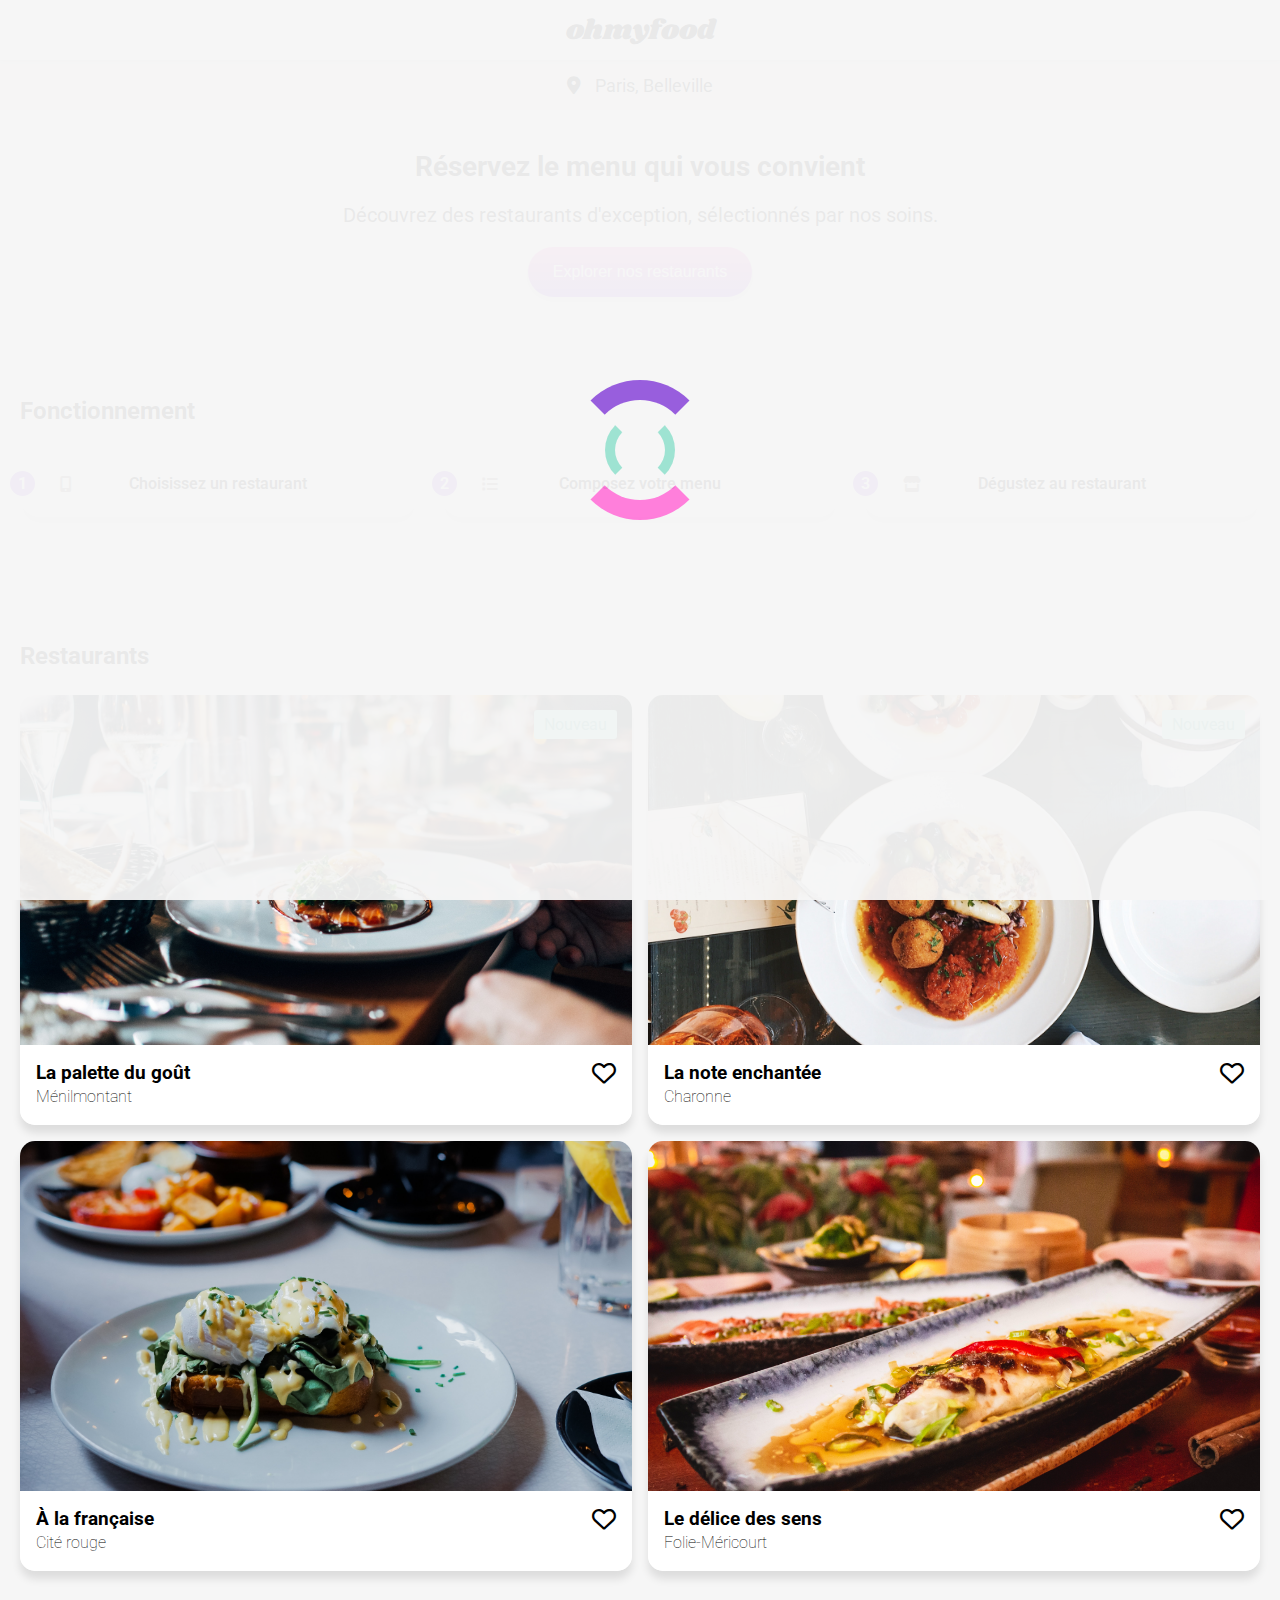
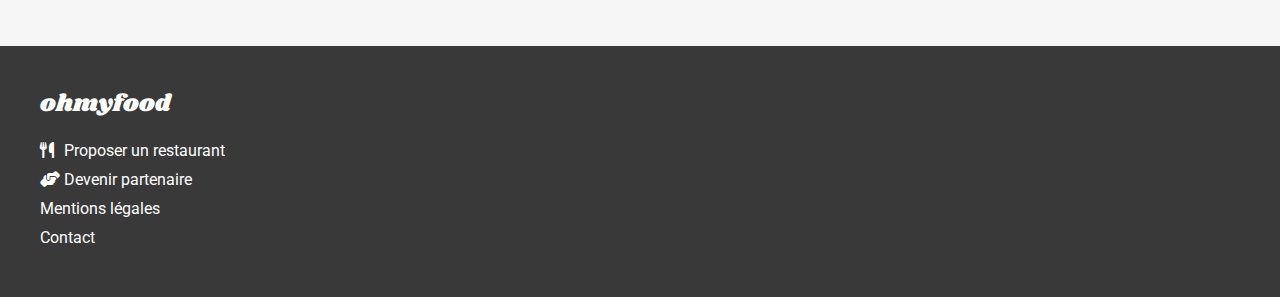
<file: index.html>
<!DOCTYPE html>
<html lang="fr">

<head>
    <meta charset="UTF-8">
    <meta http-equiv="X-UA-Compatible" content="IE=edge">
    <meta name="viewport" content="width=device-width, initial-scale=1.0">
    <meta name="description" content="Ohmyfood!, réservez le menu qui vous convient.">

    <!-- Fonts & icons -->
    <link rel="preconnect" href="https://fonts.googleapis.com">
    <link rel="preconnect" href="https://fonts.gstatic.com" crossorigin>
    <link
        href="https://fonts.googleapis.com/css2?family=Roboto:wght@100;200;300;400;500;700&family=Shrikhand&display=swap"
        rel="stylesheet">
    <link rel="stylesheet" href="https://cdnjs.cloudflare.com/ajax/libs/font-awesome/6.1.2/css/all.min.css">

    <!-- Custom styles -->
    <link rel="stylesheet" href="./css/main.css">

    <title>Ohmyfood!</title>
</head>

<body>
    <!-- LOADER SPINNER -->
    <div class="loader"></div>

    <!-- HEADER -->
    <header class="header">
        <h1>ohmyfood</h1>
    </header>

    <!-- MAIN -->
    <main>

        <!-- HOME -->
        <section class="home__location">
            <div class="container">
                <p><i class="fa-solid fa-location-dot"></i> Paris, Belleville</p>
            </div>
        </section>

        <section class="home__hero">
            <div class="container">
                <h2>Réservez le menu qui vous convient</h2>
                <h3>Découvrez des restaurants d'exception, sélectionnés par nos soins.</h3>
                <button class="main-btn">Explorer nos restaurants</button>
            </div>
        </section>

        <!-- HOME MENU -->
        <section class="menu">
            <div class="container">
                <h2>Fonctionnement</h2>
                <ol class="menu__list">
                    <li class="menu__btn">
                        <span>1</span>
                        <i class="fa-solid fa-mobile-screen-button"></i>
                        Choisissez un restaurant
                    </li>
                    <li class="menu__btn">
                        <span>2</span>
                        <i class="fa-solid fa-list"></i>
                        Composez votre menu
                    </li>
                    <li class="menu__btn">
                        <span>3</span>
                        <i class="fa-solid fa-store"></i>
                        Dégustez au restaurant
                    </li>
                </ol>
            </div>
        </section><!-- /menu -->

        <!-- Resturants list cards -->
        <section class="cards">
            <div class="container">
                <h2 class="cards__heading">Restaurants</h2>

                <section class="cards__list">

                    <a class="card" href="./menu-la-palette-du-gout.html" title="Ouvrir le menu">
                            <div class="card__header">
                                <img 
                                    src="./images/restaurants/jay-wennington-N_Y88TWmGwA-unsplash.jpg"
                                    alt="La palette du goût">
                                <p class="card__new">Nouveau</p>
                            </div>
                            <div class="card__body">
                                <div class="card__heading">
                                    <h3>La palette du goût</h3>
                                    <p>Ménilmontant</p>
                                </div>
                                <div class="card__heart">
                                    <i class="fa-regular fa-heart"></i>
                                    <i class="fa-solid fa-heart"></i>
                                </div>
                            </div>
                    </a>

                    <a class="card" href="./menu-la-note-enchantee.html" title="Ouvrir le menu">
                            <div class="card__header">
                                <img src="./images/restaurants/stil-u2Lp8tXIcjw-unsplash.jpg"
                                    alt="La note enchantée">
                                <p class="card__new">Nouveau</p>
                            </div>
                            <div class="card__body">
                                <div class="card__heading">
                                    <h3>La note enchantée</h3>
                                    <p>Charonne</p>
                                </div>
                                <div class="card__heart">
                                    <i class="fa-regular fa-heart"></i>
                                    <i class="fa-solid fa-heart"></i>
                                </div>
                            </div>
                    </a>

                    <a class="card" href="./menu-a-la-francaise.html" title="Ouvrir le menu">
                            <div class="card__header">
                                <img src="./images/restaurants/toa-heftiba-DQKerTsQwi0-unsplash.jpg"
                                    alt="À la française">
                            </div>
                            <div class="card__body">
                                <div class="card__heading">
                                    <h3>À la française</h3>
                                    <p>Cité rouge</p>
                                </div>
                                <div class="card__heart">
                                    <i class="fa-regular fa-heart"></i>
                                    <i class="fa-solid fa-heart"></i>
                                </div>
                            </div>
                    </a>

                    <a class="card" href="./menu-le-delice-des-sens.html" title="Ouvrir le menu">
                            <div class="card__header">
                                <img 
                                    src="./images/restaurants/louis-hansel-shotsoflouis-qNBGVyOCY8Q-unsplash.jpg"
                                    alt="Le délice des sens">
                            </div>
                            <div class="card__body">
                                <div class="card__heading">
                                    <h3>Le délice des sens</h3>
                                    <p>Folie-Méricourt</p>
                                </div>
                                <div class="card__heart">
                                    <i class="fa-regular fa-heart"></i>
                                    <i class="fa-solid fa-heart"></i>
                                </div>
                            </div>
                    </a>
                </section>
            </div><!-- container -->
        </section><!-- cards -->
    </main>

    <!-- FOOTER -->
    <footer class="footer">
        <div class="container">
            <h2 class="footer__heading">ohmyfood</h2>
            <ul class="nav">
                <li><a class="nav__link" href="#" title="Proposer un restaurant"><i class="fa-solid fa-utensils"></i>
                        Proposer un restaurant</a></li>
                <li><a class="nav__link" href="#" title="Devenir partenaire"><i class="fa-solid fa-handshake-angle"></i>
                        Devenir partenaire</a></li>
                <li><a class="nav__link" href="#" title="Mentions légales">Mentions légales</a></li>
                <li><a class="nav__link" href="mailto:contact@ohmyfood.com" title="Contact">Contact</a></li>
            </ul>
        </div><!-- container -->
    </footer>
</body>

</html>
</file>
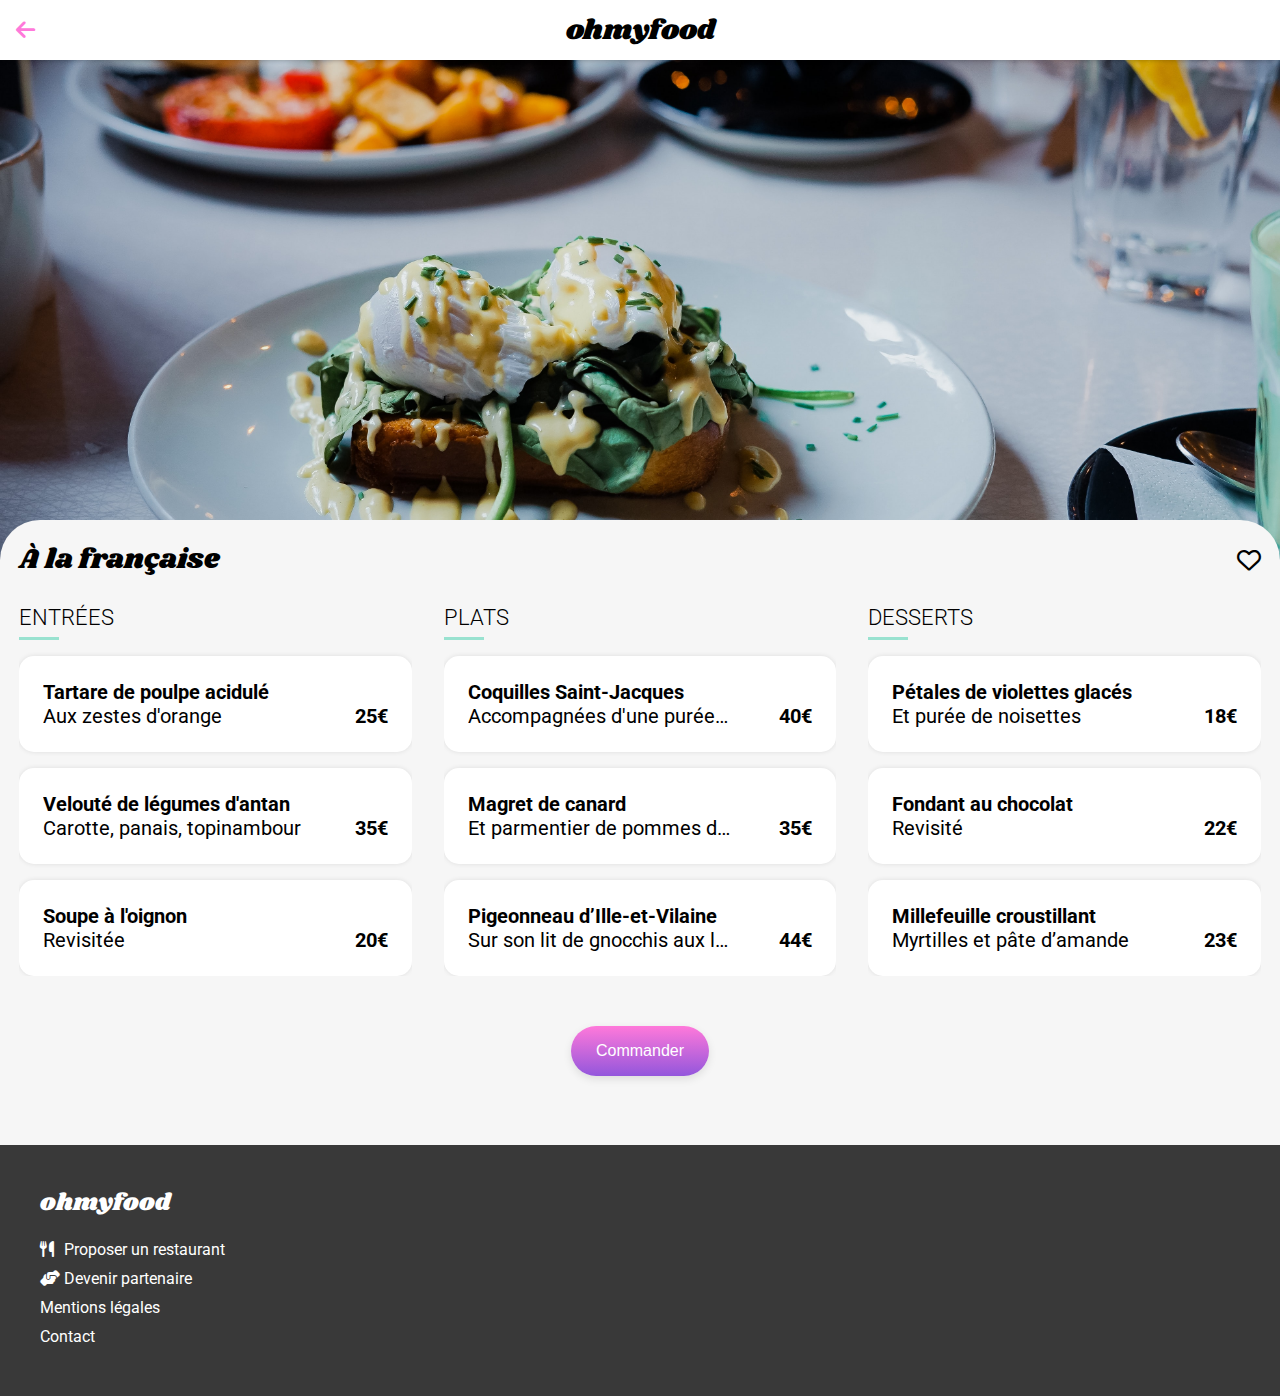
<file: menu-a-la-francaise.html>
<!DOCTYPE html>
<html lang="fr">

<head>
    <meta charset="UTF-8">
    <meta http-equiv="X-UA-Compatible" content="IE=edge">
    <meta name="viewport" content="width=device-width, initial-scale=1.0">
    <meta name="description" content="Ohmyfood!, réserver le menu qui vous convient.">

    <!-- Fonts & icons -->
    <link rel="preconnect" href="https://fonts.googleapis.com">
    <link rel="preconnect" href="https://fonts.gstatic.com" crossorigin>
    <link href="https://fonts.googleapis.com/css2?family=Roboto:wght@100;200;400;500;700&family=Shrikhand&display=swap"
        rel="stylesheet">
    <link rel="stylesheet" href="https://cdnjs.cloudflare.com/ajax/libs/font-awesome/6.1.2/css/all.min.css">

    <!-- Custom styles -->
    <link rel="stylesheet" href="./css/main.css">

    <title>Ohmyfood! - À la française</title>
</head>

<body>
    <!-- HEADER -->
    <header class="header header--relative">
        <a href="./index.html"><i class="fa-solid fa-arrow-left"></i></a>
        <h1>ohmyfood</h1>
    </header>

    <!-- MAIN -->
    <main class="restaurant">

        <!-- RESTAURANT IMG HERO -->
        <img class="restaurant__img" src="./images/restaurants/toa-heftiba-DQKerTsQwi0-unsplash.jpg"
            alt="À la française">

        <!-- RESTAURANT BODY -->
        <div class="container restaurant__body">

            <div class="restaurant__header">
                <h2>À la française</h2>
                <div class="card__heart">
                    <i class="fa-regular fa-heart"></i>
                    <i class="fa-solid fa-heart"></i>
                </div>
            </div>


            <!-- ALL ITEMS -->
            <div class="items">

                <section class="items__list">
                    <h3>Entrées</h3>

                    <article class="item item--1">
                        <div class="item__header">
                            <h4>Tartare de poulpe acidulé</h4>
                            <p>Aux zestes d'orange</p>
                        </div>
                        <div class="item__price">25€</div>
                        <div class="item__select"><i class="fa-sharp fa-solid fa-circle-check"></i></div>
                    </article>

                    <article class="item item--2">
                        <div class="item__header">
                            <h4>Velouté de légumes d'antan</h4>
                            <p>Carotte, panais, topinambour</p>
                        </div>
                        <div class="item__price">35€</div>
                        <div class="item__select"><i class="fa-sharp fa-solid fa-circle-check"></i></div>
                    </article>

                    <article class="item item--3">
                        <div class="item__header">
                            <h4>Soupe à l'oignon</h4>
                            <p>Revisitée</p>
                        </div>
                        <div class="item__price">20€</div>
                        <div class="item__select"><i class="fa-sharp fa-solid fa-circle-check"></i></div>
                    </article>

                </section>

                <section class="items__list">
                    <h3>Plats</h3>

                    <article class="item item--4">
                        <div class="item__header">
                            <h4>Coquilles Saint-Jacques</h4>
                            <p>Accompagnées d'une purée de panaiss</p>
                        </div>
                        <div class="item__price">40€</div>
                        <div class="item__select"><i class="fa-sharp fa-solid fa-circle-check"></i></div>
                    </article>

                    <article class="item item--5">
                        <div class="item__header">
                            <h4>Magret de canard</h4>
                            <p>Et parmentier de pommes de terre</p>
                        </div>
                        <div class="item__price">35€</div>
                        <div class="item__select"><i class="fa-sharp fa-solid fa-circle-check"></i></div>
                    </article>

                    <article class="item item--6">
                        <div class="item__header">
                            <h4>Pigeonneau d’Ille-et-Vilaine</h4>
                            <p>Sur son lit de gnocchis aux légumes</p>
                        </div>
                        <div class="item__price">44€</div>
                        <div class="item__select"><i class="fa-sharp fa-solid fa-circle-check"></i></div>
                    </article>

                </section>

                <section class="items__list">
                    <h3>Desserts</h3>

                    <article class="item item--7">
                        <div class="item__header">
                            <h4>Pétales de violettes glacés</h4>
                            <p>Et purée de noisettes</p>
                        </div>
                        <div class="item__price">18€</div>
                        <div class="item__select"><i class="fa-sharp fa-solid fa-circle-check"></i></div>
                    </article>

                    <article class="item item--8">
                        <div class="item__header">
                            <h4>Fondant au chocolat</h4>
                            <p>Revisité</p>
                        </div>
                        <div class="item__price">22€</div>
                        <div class="item__select"><i class="fa-sharp fa-solid fa-circle-check"></i></div>
                    </article>

                    <article class="item item--9">
                        <div class="item__header">
                            <h4>Millefeuille croustillant</h4>
                            <p>Myrtilles et pâte d’amande</p>
                        </div>
                        <div class="item__price">23€</div>
                        <div class="item__select"><i class="fa-sharp fa-solid fa-circle-check"></i></div>
                    </article>

                </section>

            </div>

            <button class="restaurant__btn">Commander</button>

        </div><!-- container -->
    </main>

    <!-- FOOTER -->
    <footer class="footer">
        <div class="container">
            <h2 class="footer__heading">ohmyfood</h2>
            <ul class="nav">
                <li><a class="nav__link" href="#" title="Proposer un restaurant"><i class="fa-solid fa-utensils"></i>
                        Proposer un restaurant</a></li>
                <li><a class="nav__link" href="#" title="Devenir partenaire"><i class="fa-solid fa-handshake-angle"></i>
                        Devenir partenaire</a></li>
                <li><a class="nav__link" href="#" title="Mentions légales">Mentions légales</a></li>
                <li><a class="nav__link" href="mailto:contact@ohmyfood.com" title="Contact">Contact</a></li>
            </ul>
        </div><!-- container -->
    </footer>

</body>

</html>
</file>
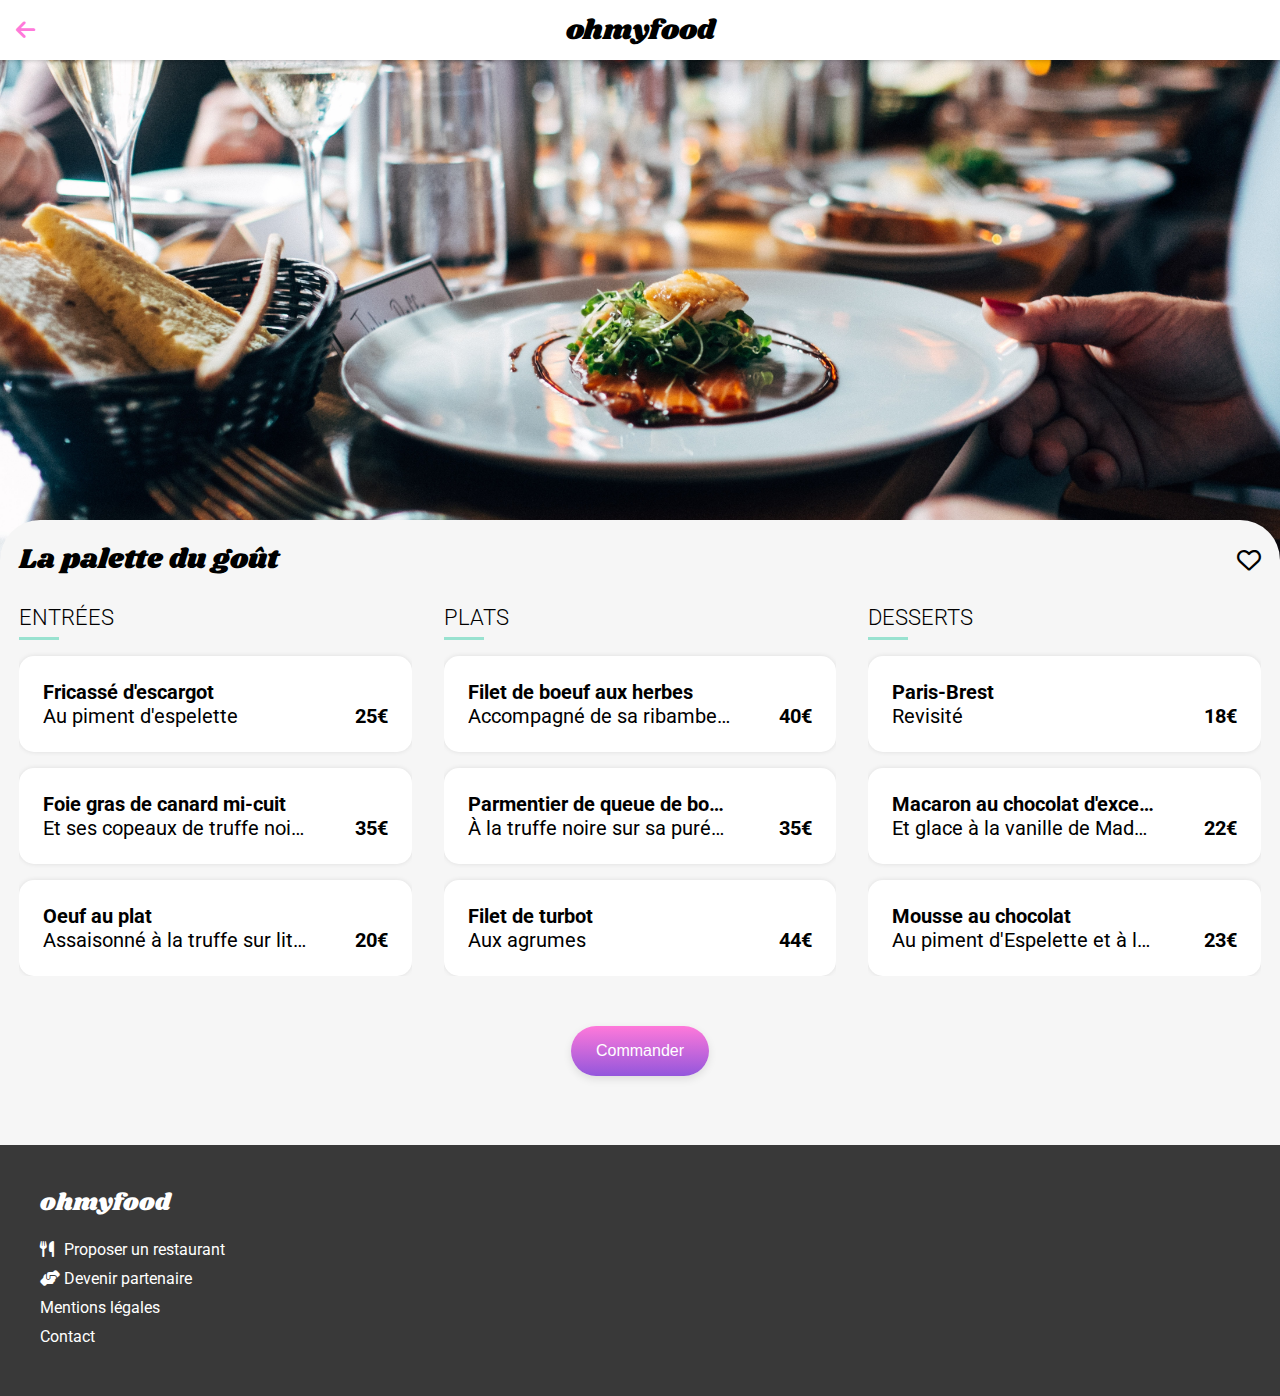
<file: menu-a.html>
<!DOCTYPE html>
<html lang="fr">

<head>
    <meta charset="UTF-8">
    <meta http-equiv="X-UA-Compatible" content="IE=edge">
    <meta name="viewport" content="width=device-width, initial-scale=1.0">
    <meta name="description" content="Ohmyfood!, réserver le menu qui vous convient.">

    <!-- Fonts & icons -->
    <link rel="preconnect" href="https://fonts.googleapis.com">
    <link rel="preconnect" href="https://fonts.gstatic.com" crossorigin>
    <link href="https://fonts.googleapis.com/css2?family=Roboto:wght@100;200;400;500;700&family=Shrikhand&display=swap"
        rel="stylesheet">
    <link rel="stylesheet" href="https://cdnjs.cloudflare.com/ajax/libs/font-awesome/6.1.2/css/all.min.css">

    <!-- Custom styles -->
    <link rel="stylesheet" href="./css/main.css">

    <title>Ohmyfood! - La palette du goût</title>
</head>

<body>
    <!-- HEADER -->
    <header class="header header--relative">
        <a href="./index.html"><i class="fa-solid fa-arrow-left"></i></a>
        <h1>ohmyfood</h1>
    </header>


    <!-- MAIN -->
    <main class="restaurant">

        <!-- RESTAURANT IMG HERO -->
        <img class="restaurant__img" src="./images/restaurants/jay-wennington-N_Y88TWmGwA-unsplash.jpg"
            alt="La palette du goût">

        <!-- RESTAURANT BODY -->
        <div class="container restaurant__body">

            <div class="restaurant__header">
                <h2>La palette du goût</h2>
                <div class="card__heart">
                    <i class="fa-regular fa-heart"></i>
                    <i class="fa-solid fa-heart"></i>
                </div>
            </div>


            <!-- ALL ITEMS -->
            <div class="items">

                <section class="items__list">
                    <h3>Entrées</h3>

                    <article class="item item--1">
                        <div class="item__header">
                            <h4>Fricassé d'escargot</h4>
                            <p>Au piment d'espelette</p>
                        </div>
                        <div class="item__price">25€</div>
                        <div class="item__select"><i class="fa-sharp fa-solid fa-circle-check"></i></div>
                    </article>

                    <article class="item item--2">
                        <div class="item__header">
                            <h4>Foie gras de canard mi-cuit</h4>
                            <p>Et ses copeaux de truffe noire</p>
                        </div>
                        <div class="item__price">35€</div>
                        <div class="item__select"><i class="fa-sharp fa-solid fa-circle-check"></i></div>
                    </article>

                    <article class="item item--3">
                        <div class="item__header">
                            <h4>Oeuf au plat</h4>
                            <p>Assaisonné à la truffe sur lit de caviar</p>
                        </div>
                        <div class="item__price">20€</div>
                        <div class="item__select"><i class="fa-sharp fa-solid fa-circle-check"></i></div>
                    </article>

                </section>

                <section class="items__list">
                    <h3>Plats</h3>

                    <article class="item item--4">
                        <div class="item__header">
                            <h4>Filet de boeuf aux herbes</h4>
                            <p>Accompagné de sa ribambelle de légumes</p>
                        </div>
                        <div class="item__price">40€</div>
                        <div class="item__select"><i class="fa-sharp fa-solid fa-circle-check"></i></div>
                    </article>

                    <article class="item item--5">
                        <div class="item__header">
                            <h4>Parmentier de queue de boeuf</h4>
                            <p>À la truffe noire sur sa purée de panais</p>
                        </div>
                        <div class="item__price">35€</div>
                        <div class="item__select"><i class="fa-sharp fa-solid fa-circle-check"></i></div>
                    </article>

                    <article class="item item--6">
                        <div class="item__header">
                            <h4>Filet de turbot</h4>
                            <p>Aux agrumes</p>
                        </div>
                        <div class="item__price">44€</div>
                        <div class="item__select"><i class="fa-sharp fa-solid fa-circle-check"></i></div>
                    </article>

                </section>

                <section class="items__list">
                    <h3>Desserts</h3>

                    <article class="item item--7">
                        <div class="item__header">
                            <h4>Paris-Brest</h4>
                            <p>Revisité</p>
                        </div>
                        <div class="item__price">18€</div>
                        <div class="item__select"><i class="fa-sharp fa-solid fa-circle-check"></i></div>
                    </article>

                    <article class="item item--8">
                        <div class="item__header">
                            <h4>Macaron au chocolat d'exception </h4>
                            <p>Et glace à la vanille de Madagascar</p>
                        </div>
                        <div class="item__price">22€</div>
                        <div class="item__select"><i class="fa-sharp fa-solid fa-circle-check"></i></div>
                    </article>

                    <article class="item item--9">
                        <div class="item__header">
                            <h4>Mousse au chocolat</h4>
                            <p>Au piment d'Espelette et à la truffe noire</p>
                        </div>
                        <div class="item__price">23€</div>
                        <div class="item__select"><i class="fa-sharp fa-solid fa-circle-check"></i></div>
                    </article>

                </section>

            </div>

            <button class="restaurant__btn">Commander</button>

        </div>
    </main>

    <!-- FOOTER -->
    <footer class="footer">
        <div class="container">
            <h2 class="footer__heading">ohmyfood</h2>
            <ul class="nav">
                <li><a class="nav__link" href="#" title="Proposer un restaurant"><i class="fa-solid fa-utensils"></i>
                        Proposer un restaurant</a></li>
                <li><a class="nav__link" href="#" title="Devenir partenaire"><i class="fa-solid fa-handshake-angle"></i>
                        Devenir partenaire</a></li>
                <li><a class="nav__link" href="#" title="Mentions légales">Mentions légales</a></li>
                <li><a class="nav__link" href="mailto:contact@ohmyfood.com" title="Contact">Contact</a></li>
            </ul>
        </div><!-- container -->
    </footer>

</body>

</html>
</file>
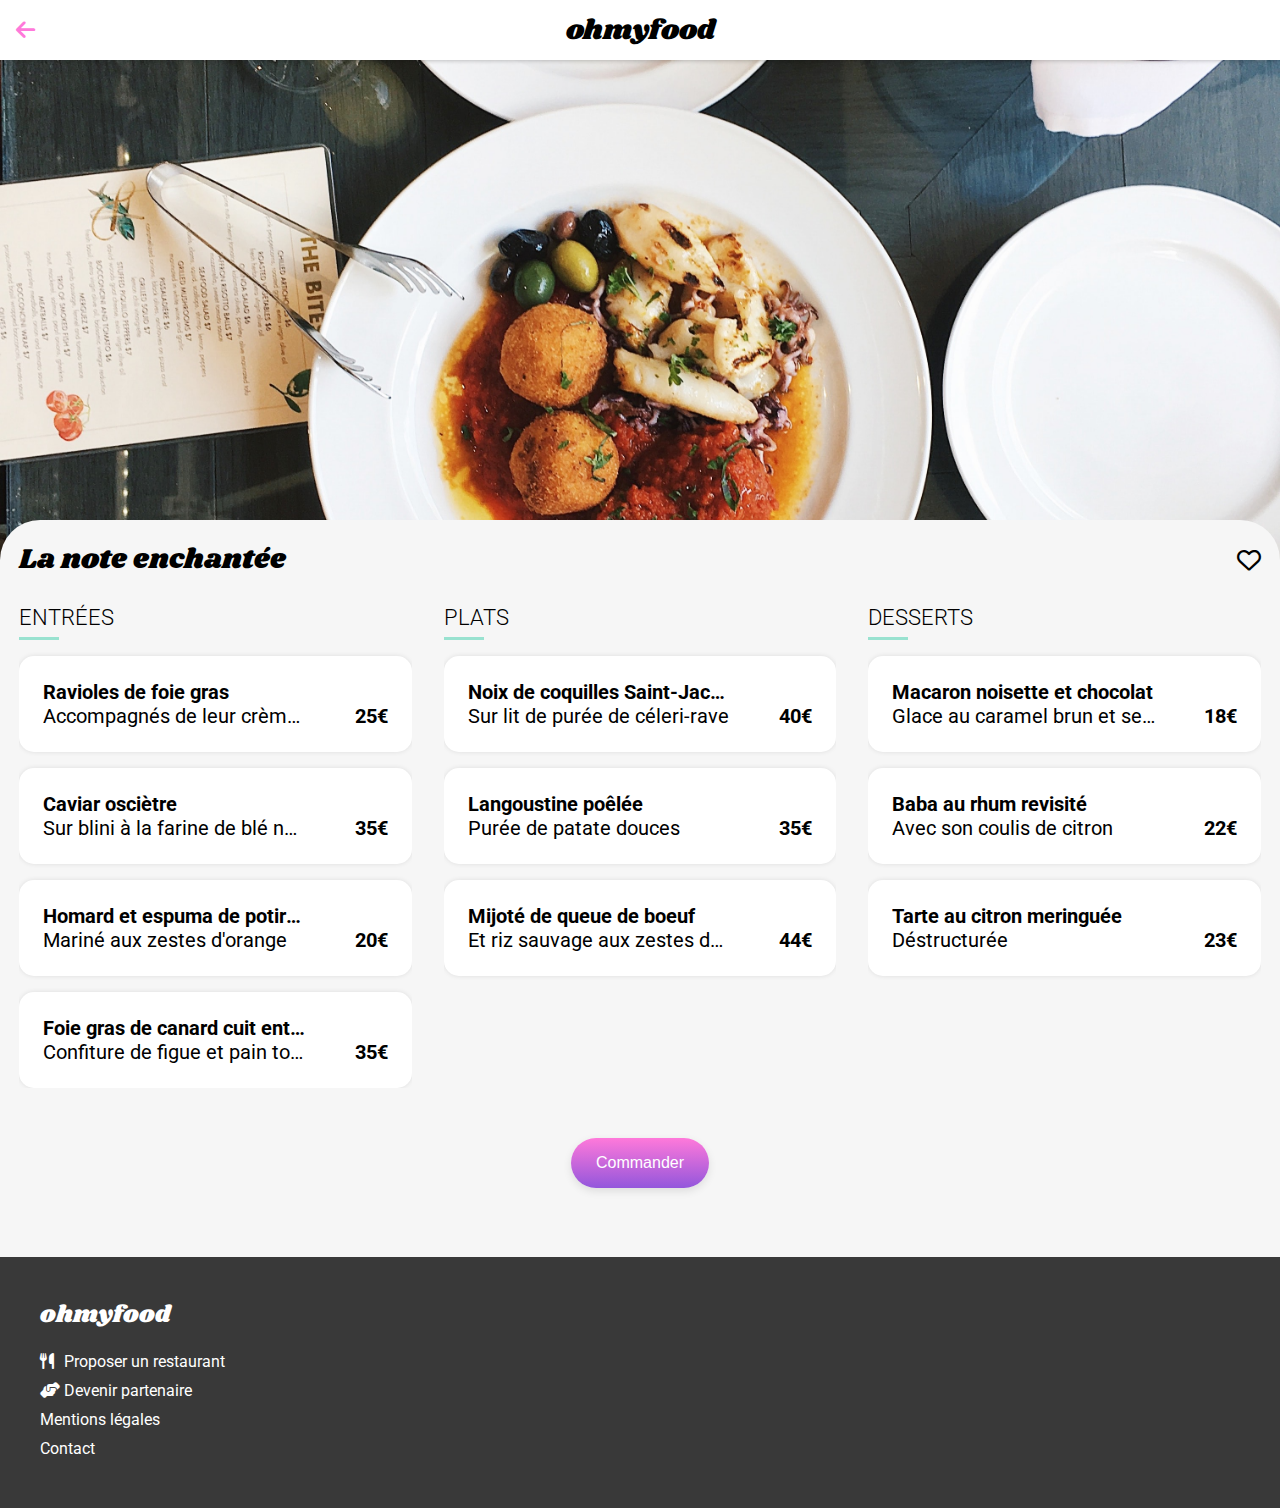
<file: menu-la-note-enchantee.html>
<!DOCTYPE html>
<html lang="fr">

<head>
    <meta charset="UTF-8">
    <meta http-equiv="X-UA-Compatible" content="IE=edge">
    <meta name="viewport" content="width=device-width, initial-scale=1.0">
    <meta name="description" content="Ohmyfood!, réserver le menu qui vous convient.">

    <!-- Fonts & icons -->
    <link rel="preconnect" href="https://fonts.googleapis.com">
    <link rel="preconnect" href="https://fonts.gstatic.com" crossorigin>
    <link href="https://fonts.googleapis.com/css2?family=Roboto:wght@100;200;400;500;700&family=Shrikhand&display=swap"
        rel="stylesheet">
    <link rel="stylesheet" href="https://cdnjs.cloudflare.com/ajax/libs/font-awesome/6.1.2/css/all.min.css">

    <!-- Custom styles -->
    <link rel="stylesheet" href="./css/main.css">

    <title>Ohmyfood! - La note enchantée</title>
</head>

<body>
    <!-- HEADER -->
    <header class="header header--relative">
        <a href="./index.html"><i class="fa-solid fa-arrow-left"></i></a>
        <h1>ohmyfood</h1>
    </header>

    <!-- MAIN -->
    <main class="restaurant">

        <!-- RESTAURANT IMG HERO -->
        <img class="restaurant__img" src="./images/restaurants/stil-u2Lp8tXIcjw-unsplash.jpg"
            alt="La note enchantée">

        <!-- RESTAURANT BODY -->
        <div class="container restaurant__body">

            <div class="restaurant__header">
                <h2>La note enchantée</h2>
                <div class="card__heart">
                    <i class="fa-regular fa-heart"></i>
                    <i class="fa-solid fa-heart"></i>
                </div>
            </div>


            <!-- ALL ITEMS -->
            <div class="items">

                <section class="items__list">
                    <h3>Entrées</h3>

                    <article class="item item--1">
                        <div class="item__header">
                            <h4>Ravioles de foie gras</h4>
                            <p>Accompagnés de leur crème à la truffe</p>
                        </div>
                        <div class="item__price">25€</div>
                        <div class="item__select"><i class="fa-sharp fa-solid fa-circle-check"></i></div>
                    </article>

                    <article class="item item--2">
                        <div class="item__header">
                            <h4>Caviar osciètre</h4>
                            <p>Sur blini à la farine de blé noir</p>
                        </div>
                        <div class="item__price">35€</div>
                        <div class="item__select"><i class="fa-sharp fa-solid fa-circle-check"></i></div>
                    </article>

                    <article class="item item--3">
                        <div class="item__header">
                            <h4>Homard et espuma de potiron</h4>
                            <p>Mariné aux zestes d'orange</p>
                        </div>
                        <div class="item__price">20€</div>
                        <div class="item__select"><i class="fa-sharp fa-solid fa-circle-check"></i></div>
                    </article>

                    <article class="item item--4">
                        <div class="item__header">
                            <h4>Foie gras de canard cuit entier</h4>
                            <p>Confiture de figue et pain toasté</p>
                        </div>
                        <div class="item__price">35€</div>
                        <div class="item__select"><i class="fa-sharp fa-solid fa-circle-check"></i></div>
                    </article>

                </section>

                <section class="items__list">
                    <h3>Plats</h3>

                    <article class="item item--5">
                        <div class="item__header">
                            <h4>Noix de coquilles Saint-Jacques</h4>
                            <p>Sur lit de purée de céleri-rave</p>
                        </div>
                        <div class="item__price">40€</div>
                        <div class="item__select"><i class="fa-sharp fa-solid fa-circle-check"></i></div>
                    </article>

                    <article class="item item--6">
                        <div class="item__header">
                            <h4>Langoustine poêlée</h4>
                            <p>Purée de patate douces</p>
                        </div>
                        <div class="item__price">35€</div>
                        <div class="item__select"><i class="fa-sharp fa-solid fa-circle-check"></i></div>
                    </article>

                    <article class="item item--7">
                        <div class="item__header">
                            <h4>Mijoté de queue de boeuf</h4>
                            <p>Et riz sauvage aux zestes de citron</p>
                        </div>
                        <div class="item__price">44€</div>
                        <div class="item__select"><i class="fa-sharp fa-solid fa-circle-check"></i></div>
                    </article>

                </section>

                <section class="items__list">
                    <h3>Desserts</h3>

                    <article class="item item--8">
                        <div class="item__header">
                            <h4>Macaron noisette et chocolat</h4>
                            <p>Glace au caramel brun et sel de Guérande</p>
                        </div>
                        <div class="item__price">18€</div>
                        <div class="item__select"><i class="fa-sharp fa-solid fa-circle-check"></i></div>
                    </article>

                    <article class="item item--9">
                        <div class="item__header">
                            <h4>Baba au rhum revisité</h4>
                            <p>Avec son coulis de citron</p>
                        </div>
                        <div class="item__price">22€</div>
                        <div class="item__select"><i class="fa-sharp fa-solid fa-circle-check"></i></div>
                    </article>

                    <article class="item item--10">
                        <div class="item__header">
                            <h4>Tarte au citron meringuée</h4>
                            <p>Déstructurée</p>
                        </div>
                        <div class="item__price">23€</div>
                        <div class="item__select"><i class="fa-sharp fa-solid fa-circle-check"></i></div>
                    </article>

                </section>

            </div>

            <button class="restaurant__btn">Commander</button>

        </div><!-- container -->
    </main>

    <!-- FOOTER -->
    <footer class="footer">
        <div class="container">
            <h2 class="footer__heading">ohmyfood</h2>
            <ul class="nav">
                <li><a class="nav__link" href="#" title="Proposer un restaurant"><i class="fa-solid fa-utensils"></i>
                        Proposer un restaurant</a></li>
                <li><a class="nav__link" href="#" title="Devenir partenaire"><i class="fa-solid fa-handshake-angle"></i>
                        Devenir partenaire</a></li>
                <li><a class="nav__link" href="#" title="Mentions légales">Mentions légales</a></li>
                <li><a class="nav__link" href="mailto:contact@ohmyfood.com" title="Contact">Contact</a></li>
            </ul>
        </div><!-- container -->
    </footer>

</body>

</html>
</file>
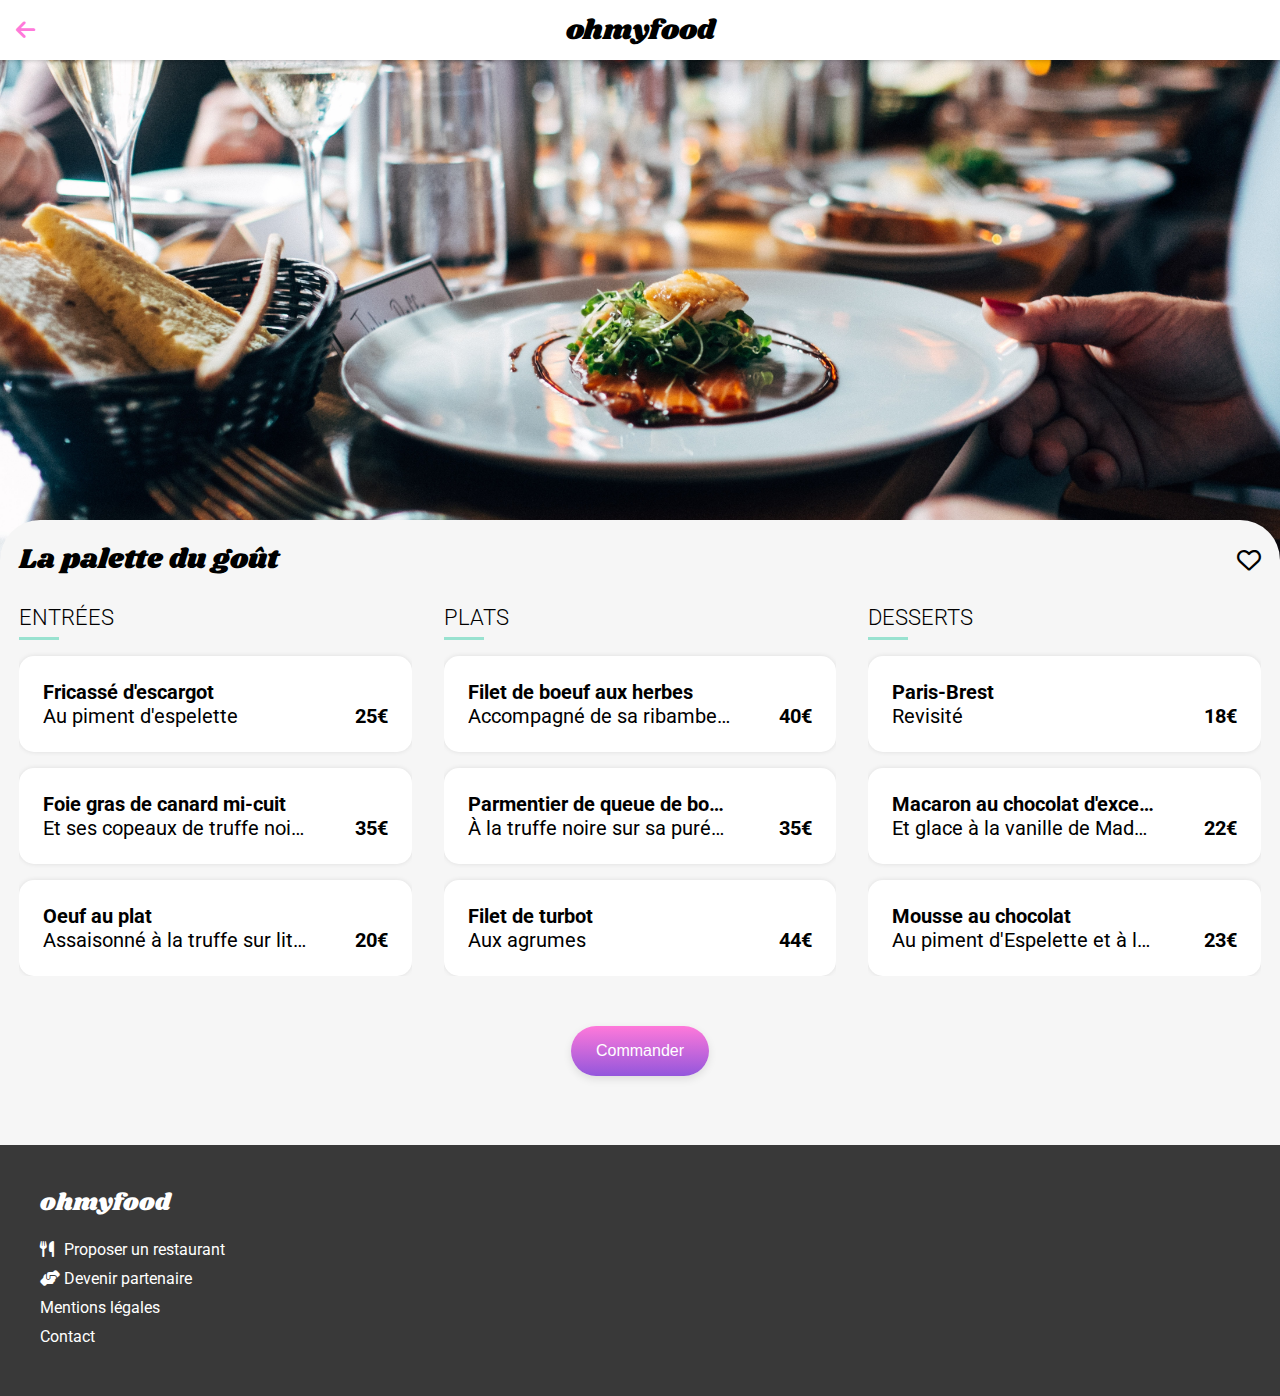
<file: menu-la-palette-du-gout.html>
<!DOCTYPE html>
<html lang="fr">

<head>
    <meta charset="UTF-8">
    <meta http-equiv="X-UA-Compatible" content="IE=edge">
    <meta name="viewport" content="width=device-width, initial-scale=1.0">
    <meta name="description" content="Ohmyfood!, réserver le menu qui vous convient.">

    <!-- Fonts & icons -->
    <link rel="preconnect" href="https://fonts.googleapis.com">
    <link rel="preconnect" href="https://fonts.gstatic.com" crossorigin>
    <link href="https://fonts.googleapis.com/css2?family=Roboto:wght@100;200;400;500;700&family=Shrikhand&display=swap"
        rel="stylesheet">
    <link rel="stylesheet" href="https://cdnjs.cloudflare.com/ajax/libs/font-awesome/6.1.2/css/all.min.css">

    <!-- Custom styles -->
    <link rel="stylesheet" href="./css/main.css">

    <title>Ohmyfood! - La palette du goût</title>
</head>

<body>
    <!-- HEADER -->
    <header class="header header--relative">
        <a href="./index.html"><i class="fa-solid fa-arrow-left"></i></a>
        <h1>ohmyfood</h1>
    </header>

    <!-- MAIN -->
    <main class="restaurant">

        <!-- RESTAURANT IMG HERO -->
        <img class="restaurant__img" src="./images/restaurants/jay-wennington-N_Y88TWmGwA-unsplash.jpg"
            alt="La palette du goût">

        <!-- RESTAURANT BODY -->
        <div class="container restaurant__body">

            <div class="restaurant__header">
                <h2>La palette du goût</h2>
                <div class="card__heart">
                    <i class="fa-regular fa-heart"></i>
                    <i class="fa-solid fa-heart"></i>
                </div>
            </div>


            <!-- ALL ITEMS -->
            <div class="items">

                <section class="items__list">
                    <h3>Entrées</h3>

                    <article class="item item--1">
                        <div class="item__header">
                            <h4>Fricassé d'escargot</h4>
                            <p>Au piment d'espelette</p>
                        </div>
                        <div class="item__price">25€</div>
                        <div class="item__select"><i class="fa-sharp fa-solid fa-circle-check"></i></div>
                    </article>

                    <article class="item item--2">
                        <div class="item__header">
                            <h4>Foie gras de canard mi-cuit</h4>
                            <p>Et ses copeaux de truffe noire</p>
                        </div>
                        <div class="item__price">35€</div>
                        <div class="item__select"><i class="fa-sharp fa-solid fa-circle-check"></i></div>
                    </article>

                    <article class="item item--3">
                        <div class="item__header">
                            <h4>Oeuf au plat</h4>
                            <p>Assaisonné à la truffe sur lit de caviar</p>
                        </div>
                        <div class="item__price">20€</div>
                        <div class="item__select"><i class="fa-sharp fa-solid fa-circle-check"></i></div>
                    </article>

                </section>

                <section class="items__list">
                    <h3>Plats</h3>

                    <article class="item item--4">
                        <div class="item__header">
                            <h4>Filet de boeuf aux herbes</h4>
                            <p>Accompagné de sa ribambelle de légumes</p>
                        </div>
                        <div class="item__price">40€</div>
                        <div class="item__select"><i class="fa-sharp fa-solid fa-circle-check"></i></div>
                    </article>

                    <article class="item item--5">
                        <div class="item__header">
                            <h4>Parmentier de queue de boeuf</h4>
                            <p>À la truffe noire sur sa purée de panais</p>
                        </div>
                        <div class="item__price">35€</div>
                        <div class="item__select"><i class="fa-sharp fa-solid fa-circle-check"></i></div>
                    </article>

                    <article class="item item--6">
                        <div class="item__header">
                            <h4>Filet de turbot</h4>
                            <p>Aux agrumes</p>
                        </div>
                        <div class="item__price">44€</div>
                        <div class="item__select"><i class="fa-sharp fa-solid fa-circle-check"></i></div>
                    </article>

                </section>

                <section class="items__list">
                    <h3>Desserts</h3>

                    <article class="item item--7">
                        <div class="item__header">
                            <h4>Paris-Brest</h4>
                            <p>Revisité</p>
                        </div>
                        <div class="item__price">18€</div>
                        <div class="item__select"><i class="fa-sharp fa-solid fa-circle-check"></i></div>
                    </article>

                    <article class="item item--8">
                        <div class="item__header">
                            <h4>Macaron au chocolat d'exception </h4>
                            <p>Et glace à la vanille de Madagascar</p>
                        </div>
                        <div class="item__price">22€</div>
                        <div class="item__select"><i class="fa-sharp fa-solid fa-circle-check"></i></div>
                    </article>

                    <article class="item item--9">
                        <div class="item__header">
                            <h4>Mousse au chocolat</h4>
                            <p>Au piment d'Espelette et à la truffe noire</p>
                        </div>
                        <div class="item__price">23€</div>
                        <div class="item__select"><i class="fa-sharp fa-solid fa-circle-check"></i></div>
                    </article>

                </section>

            </div>

            <button class="restaurant__btn">Commander</button>

        </div><!-- container -->
    </main>

    <!-- FOOTER -->
    <footer class="footer">
        <div class="container">
            <h2 class="footer__heading">ohmyfood</h2>
            <ul class="nav">
                <li><a class="nav__link" href="#" title="Proposer un restaurant"><i class="fa-solid fa-utensils"></i>
                        Proposer un restaurant</a></li>
                <li><a class="nav__link" href="#" title="Devenir partenaire"><i class="fa-solid fa-handshake-angle"></i>
                        Devenir partenaire</a></li>
                <li><a class="nav__link" href="#" title="Mentions légales">Mentions légales</a></li>
                <li><a class="nav__link" href="mailto:contact@ohmyfood.com" title="Contact">Contact</a></li>
            </ul>
        </div><!-- container -->
    </footer>

</body>

</html>
</file>
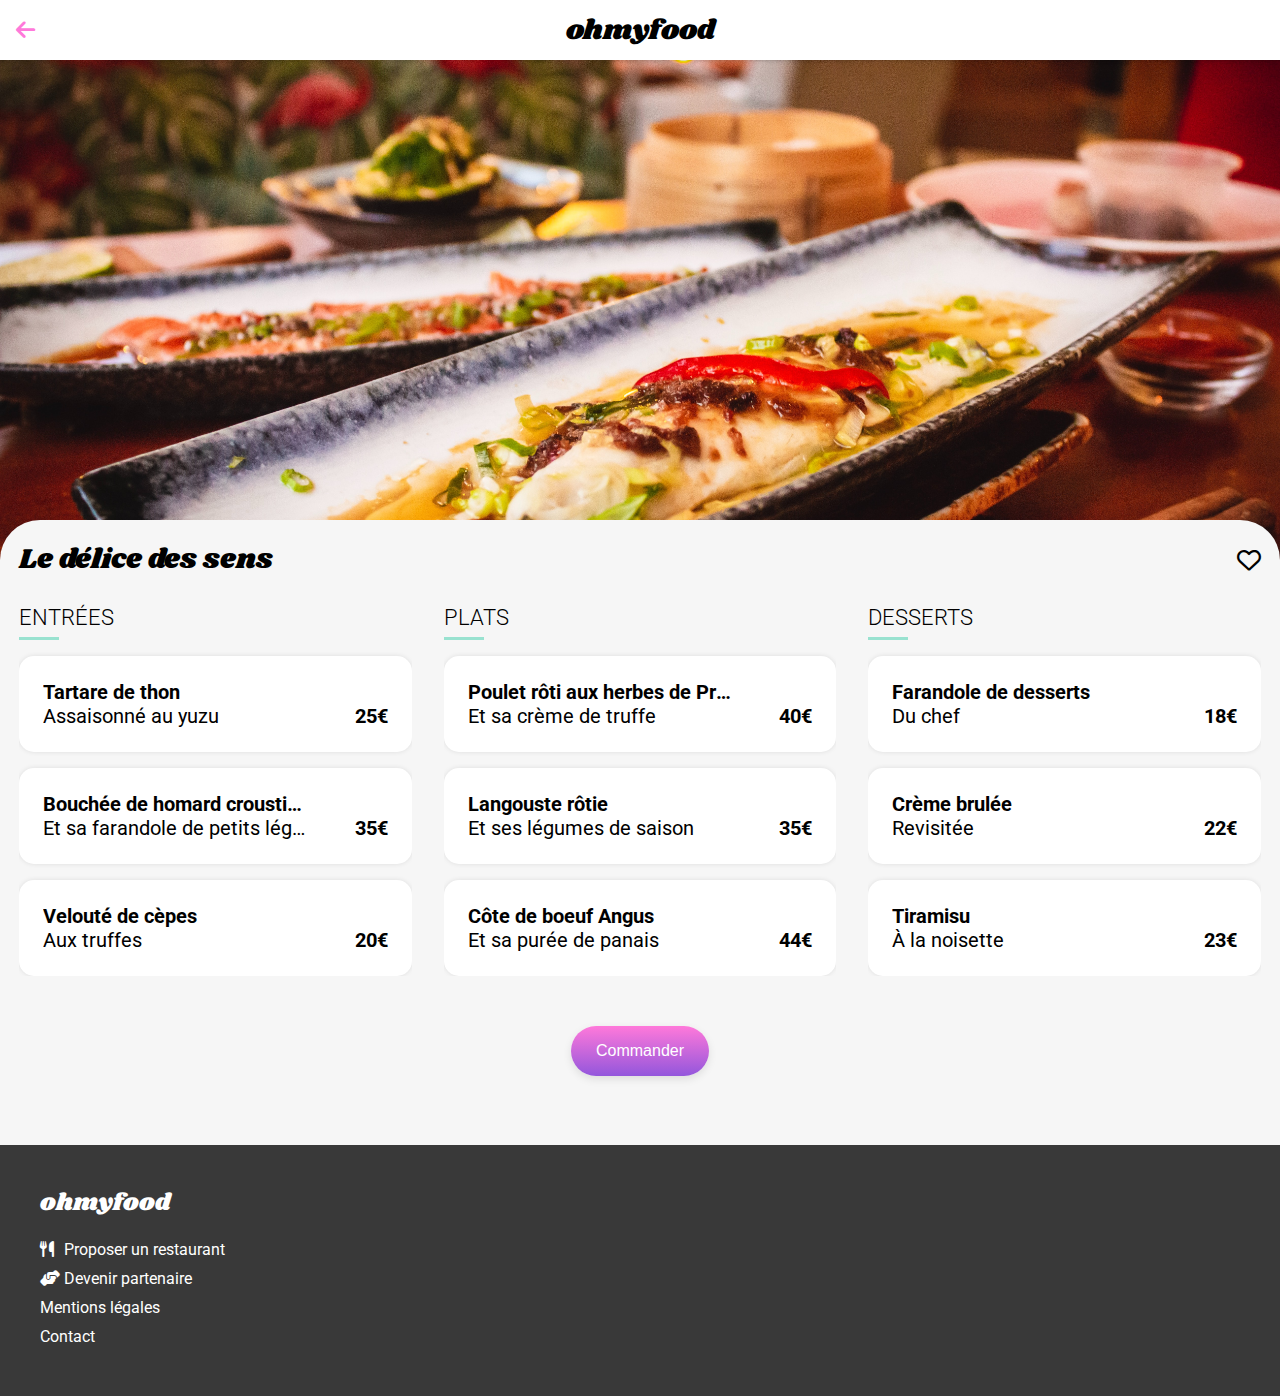
<file: menu-le-delice-des-sens.html>
<!DOCTYPE html>
<html lang="fr">

<head>
    <meta charset="UTF-8">
    <meta http-equiv="X-UA-Compatible" content="IE=edge">
    <meta name="viewport" content="width=device-width, initial-scale=1.0">
    <meta name="description" content="Ohmyfood!, réserver le menu qui vous convient.">

    <!-- Fonts & icons -->
    <link rel="preconnect" href="https://fonts.googleapis.com">
    <link rel="preconnect" href="https://fonts.gstatic.com" crossorigin>
    <link href="https://fonts.googleapis.com/css2?family=Roboto:wght@100;200;400;500;700&family=Shrikhand&display=swap"
        rel="stylesheet">
    <link rel="stylesheet" href="https://cdnjs.cloudflare.com/ajax/libs/font-awesome/6.1.2/css/all.min.css">

    <!-- Custom styles -->
    <link rel="stylesheet" href="./css/main.css">

    <title>Ohmyfood! - Le délice des sens</title>
</head>

<body>
    <!-- HEADER -->
    <header class="header header--relative">
        <a href="./index.html"><i class="fa-solid fa-arrow-left"></i></a>
        <h1>ohmyfood</h1>
    </header>

    <!-- MAIN -->
    <main class="restaurant">

        <!-- RESTAURANT IMG HERO -->
        <img class="restaurant__img" src="./images/restaurants/louis-hansel-shotsoflouis-qNBGVyOCY8Q-unsplash.jpg"
            alt="Le délice des sens">

        <!-- RESTAURANT BODY -->
        <div class="container restaurant__body">

            <div class="restaurant__header">
                <h2>Le délice des sens</h2>
                <div class="card__heart">
                    <i class="fa-regular fa-heart"></i>
                    <i class="fa-solid fa-heart"></i>
                </div>
            </div>


            <!-- ALL ITEMS -->
            <div class="items">

                <section class="items__list">
                    <h3>Entrées</h3>

                    <article class="item item--1">
                        <div class="item__header">
                            <h4>Tartare de thon</h4>
                            <p>Assaisonné au yuzu</p>
                        </div>
                        <div class="item__price">25€</div>
                        <div class="item__select"><i class="fa-sharp fa-solid fa-circle-check"></i></div>
                    </article>

                    <article class="item item--2">
                        <div class="item__header">
                            <h4>Bouchée de homard croustillant</h4>
                            <p>Et sa farandole de petits légumes</p>
                        </div>
                        <div class="item__price">35€</div>
                        <div class="item__select"><i class="fa-sharp fa-solid fa-circle-check"></i></div>
                    </article>

                    <article class="item item--3">
                        <div class="item__header">
                            <h4>Velouté de cèpes</h4>
                            <p>Aux truffes</p>
                        </div>
                        <div class="item__price">20€</div>
                        <div class="item__select"><i class="fa-sharp fa-solid fa-circle-check"></i></div>
                    </article>

                </section>

                <section class="items__list">
                    <h3>Plats</h3>

                    <article class="item item--4">
                        <div class="item__header">
                            <h4>Poulet rôti aux herbes de Provence</h4>
                            <p>Et sa crème de truffe</p>
                        </div>
                        <div class="item__price">40€</div>
                        <div class="item__select"><i class="fa-sharp fa-solid fa-circle-check"></i></div>
                    </article>

                    <article class="item item--5">
                        <div class="item__header">
                            <h4>Langouste rôtie</h4>
                            <p>Et ses légumes de saison</p>
                        </div>
                        <div class="item__price">35€</div>
                        <div class="item__select"><i class="fa-sharp fa-solid fa-circle-check"></i></div>
                    </article>

                    <article class="item item--6">
                        <div class="item__header">
                            <h4>Côte de boeuf Angus</h4>
                            <p>Et sa purée de panais</p>
                        </div>
                        <div class="item__price">44€</div>
                        <div class="item__select"><i class="fa-sharp fa-solid fa-circle-check"></i></div>
                    </article>

                </section>

                <section class="items__list">
                    <h3>Desserts</h3>

                    <article class="item item--7">
                        <div class="item__header">
                            <h4>Farandole de desserts</h4>
                            <p>Du chef</p>
                        </div>
                        <div class="item__price">18€</div>
                        <div class="item__select"><i class="fa-sharp fa-solid fa-circle-check"></i></div>
                    </article>

                    <article class="item item--8">
                        <div class="item__header">
                            <h4>Crème brulée</h4>
                            <p>Revisitée</p>
                        </div>
                        <div class="item__price">22€</div>
                        <div class="item__select"><i class="fa-sharp fa-solid fa-circle-check"></i></div>
                    </article>

                    <article class="item item--9">
                        <div class="item__header">
                            <h4>Tiramisu</h4>
                            <p>À la noisette</p>
                        </div>
                        <div class="item__price">23€</div>
                        <div class="item__select"><i class="fa-sharp fa-solid fa-circle-check"></i></div>
                    </article>

                </section>

            </div>

            <button class="restaurant__btn">Commander</button>

        </div><!-- container -->
    </main>

    <!-- FOOTER -->
    <footer class="footer">
        <div class="container">
            <h2 class="footer__heading">ohmyfood</h2>
            <ul class="nav">
                <li><a class="nav__link" href="#" title="Proposer un restaurant"><i class="fa-solid fa-utensils"></i>
                        Proposer un restaurant</a></li>
                <li><a class="nav__link" href="#" title="Devenir partenaire"><i class="fa-solid fa-handshake-angle"></i>
                        Devenir partenaire</a></li>
                <li><a class="nav__link" href="#" title="Mentions légales">Mentions légales</a></li>
                <li><a class="nav__link" href="mailto:contact@ohmyfood.com" title="Contact">Contact</a></li>
            </ul>
        </div><!-- container -->
    </footer>

</body>

</html>
</file>
<file: css/main.css>
* {
  box-sizing: border-box;
  margin: 0;
  padding: 0;
}

body {
  font-family: "Roboto", sans-serif;
  font-size: 16px;
  color: black;
}

picture, img {
  display: block;
  width: 100%;
  max-width: 100%;
}

header, main, footer {
  width: 100%;
  min-width: 350px;
}

.container {
  max-width: 1440px;
  margin-inline: auto;
}

a {
  text-decoration: none;
  color: inherit;
}

ul, ol {
  list-style: none;
}

button {
  border-style: none;
  background-color: transparent;
}

@-webkit-keyframes loader-rotate {
  to {
    transform: rotate(-360deg);
  }
}

@keyframes loader-rotate {
  to {
    transform: rotate(-360deg);
  }
}
@-webkit-keyframes loader-fadeout {
  to {
    opacity: 0;
    visibility: hidden;
  }
}
@keyframes loader-fadeout {
  to {
    opacity: 0;
    visibility: hidden;
  }
}
@-webkit-keyframes menu-fadein {
  0% {
    opacity: 0;
    transform: translateY(15%);
  }
  60% {
    opacity: 1;
  }
  80% {
    transform: translateY(-3%);
  }
  100% {
    transform: translateY(0);
  }
}
@keyframes menu-fadein {
  0% {
    opacity: 0;
    transform: translateY(15%);
  }
  60% {
    opacity: 1;
  }
  80% {
    transform: translateY(-3%);
  }
  100% {
    transform: translateY(0);
  }
}
.main-btn {
  margin: 10px auto;
  display: block;
  text-align: center;
  color: white;
  height: 50px;
  padding-inline: 25px;
  border-radius: 25px;
  background: linear-gradient(#FF79DA, #9356DC);
  font-size: 16px;
  font-weight: 400;
  cursor: pointer;
  transition: all 350ms ease-in-out;
  box-shadow: 0 0.2rem 0.5rem rgba(0, 0, 0, 0.1);
}
.main-btn:hover {
  background: linear-gradient(#ff88de, #9b63df);
  box-shadow: 0 0.2rem 0.5rem rgba(0, 0, 0, 0.4);
}

.card {
  display: block;
  overflow: hidden;
  border-radius: 15px;
  box-shadow: 0px 8px 8px 0px rgba(0, 0, 0, 0.1);
}
.card__header {
  display: grid;
  place-content: center;
  position: relative;
  height: 175px;
  overflow: hidden;
}
.card__header img {
  -o-object-fit: cover;
     object-fit: cover;
  aspect-ratio: 4/3;
}
.card__new {
  position: absolute;
  top: 15px;
  right: 15px;
  color: #2c9c81;
  background-color: #99E2D0;
  padding: 5px 10px;
  font-size: 16px;
  border-radius: 3px;
}
.card__body {
  background-color: white;
  padding: 1rem;
  display: flex;
  justify-content: space-between;
}
.card__heading {
  line-height: 1.5em;
}
.card__heading p {
  font-weight: 100;
}
.card__heart {
  position: relative;
  width: 1.5rem;
  height: 1.5rem;
  font-size: 1.5rem;
  cursor: pointer;
}
.card__heart .fa-solid {
  position: absolute;
  top: 0;
  right: 0;
  opacity: 0;
  background: linear-gradient(#9356DC, #FF79DA);
  -webkit-background-clip: text;
          background-clip: text;
  -webkit-text-fill-color: transparent;
  transition: opacity 300ms ease-in-out;
}
.card__heart .fa-regular {
  position: absolute;
  top: 0;
  right: 0;
  opacity: 1;
  transition: opacity 300ms ease-in-out;
}
.card__heart:hover .fa-solid {
  opacity: 1;
}
.card__heart:hover .fa-regular {
  opacity: 0;
}

.loader {
  /* all the page */
  position: fixed;
  top: 0;
  left: 0;
  width: 100vw;
  height: 100vh;
  /* top */
  z-index: 2;
  /* center */
  display: flex;
  justify-content: center;
  align-items: center;
  /* bg color */
  background-color: #f6f6f6;
  opacity: 0.95;
  /* anim */
  -webkit-animation: loader-fadeout 3s 750ms linear forwards;
          animation: loader-fadeout 3s 750ms linear forwards;
}
.loader::after {
  content: "";
  width: 100px;
  height: 100px;
  border: 20px solid transparent;
  border-bottom-color: #FF79DA;
  border-top-color: #9356DC;
  border-radius: 50%;
  -webkit-animation: loader-rotate 0.8s 0.2s ease infinite;
          animation: loader-rotate 0.8s 0.2s ease infinite;
}
.loader::before {
  content: "";
  position: absolute;
  width: 50px;
  height: 50px;
  border: 10px solid transparent;
  border-right-color: #99E2D0;
  border-left-color: #99E2D0;
  border-radius: 50%;
  -webkit-animation: loader-rotate 0.65s 0.01s ease-in-out infinite;
          animation: loader-rotate 0.65s 0.01s ease-in-out infinite;
}

.item {
  background-color: #fff;
  border-radius: 15px;
  box-shadow: 0px 0px 5px rgba(0, 0, 0, 0.1);
  display: flex;
  overflow: hidden;
  cursor: pointer;
  -webkit-animation: menu-fadein 500ms 80ms ease-in-out both;
          animation: menu-fadein 500ms 80ms ease-in-out both;
}
.item--2 {
  -webkit-animation-delay: 240ms;
          animation-delay: 240ms;
}
.item--3 {
  -webkit-animation-delay: 320ms;
          animation-delay: 320ms;
}
.item--4 {
  -webkit-animation-delay: 400ms;
          animation-delay: 400ms;
}
.item--5 {
  -webkit-animation-delay: 480ms;
          animation-delay: 480ms;
}
.item--6 {
  -webkit-animation-delay: 560ms;
          animation-delay: 560ms;
}
.item--7 {
  -webkit-animation-delay: 640ms;
          animation-delay: 640ms;
}
.item--8 {
  -webkit-animation-delay: 720ms;
          animation-delay: 720ms;
}
.item--9 {
  -webkit-animation-delay: 800ms;
          animation-delay: 800ms;
}
.item--10 {
  -webkit-animation-delay: 880ms;
          animation-delay: 880ms;
}
.item__header {
  padding: 1rem;
  flex: 1;
  overflow: hidden;
}
.item__header * {
  white-space: nowrap;
  overflow: hidden;
  text-overflow: ellipsis;
}
.item__price {
  padding: 1rem;
  display: flex;
  justify-content: flex-end;
  align-items: flex-end;
  font-weight: bold;
}
.item__select {
  display: grid;
  place-content: center;
  width: 4rem;
  height: auto;
  margin-right: -4rem;
  background-color: #99E2D0;
  font-size: 22px;
  color: white;
  transition: all 500ms;
}
.item__select i {
  transition: transform 700ms 100ms;
}
.item:hover .item__select {
  margin-right: 0;
}
.item:hover .item__select i {
  transform: rotate(-360deg);
}

.home__location {
  height: 50px;
  font-size: 16px;
  display: flex;
  justify-content: center;
  align-items: center;
  background-color: #f1eded;
}
.home__location i {
  margin-right: 10px;
}
.home__hero {
  padding: 40px 20px;
  text-align: center;
  background-color: #f6f6f6;
}
.home__hero h2 {
  font-size: 28px;
}
.home__hero h3 {
  margin: 20px auto;
  font-weight: 100;
  font-size: 18px;
}

.header {
  height: 60px;
  box-shadow: 0 0 0.3rem rgba(0, 0, 0, 0.3);
  position: relative;
  display: flex;
  justify-content: center;
  align-items: center;
}
.header h1 {
  font-size: 28px;
  font-family: "Shrikhand";
  font-weight: 100;
}
.header--relative {
  position: relative;
}
.header--relative a {
  position: absolute;
  left: 0;
  top: 0;
  height: 100%;
  width: 4rem;
  display: flex;
  justify-content: center;
  align-items: center;
  font-size: 22px;
  transition: all 200ms ease-out;
}
.header--relative a:hover {
  color: #FF79DA;
  transform: translateX(-10%);
}

.footer {
  padding: 40px;
  background-color: #393939;
  color: white;
}
.footer__heading {
  font-family: "Shrikhand", cursive;
  font-weight: 400;
}

.nav {
  margin-top: 20px;
}
.nav li {
  margin: 10px 0;
}
.nav__link {
  color: white;
}
.nav__link i {
  display: inline-block;
  width: 20px;
}
.nav__link:hover {
  text-decoration: underline;
}

.menu {
  padding: 50px 20px;
}
.menu__list {
  display: flex;
  flex-direction: column;
  justify-content: center;
  flex-wrap: wrap;
  padding: 25px 0;
  gap: 25px;
}
.menu__btn {
  position: relative;
  flex: 1;
  padding: 1.5rem;
  border-radius: 20px;
  display: flex;
  justify-content: center;
  align-items: center;
  font-weight: 600;
  font-size: 16px;
  box-shadow: 0px 8px 8px 0px rgba(0, 0, 0, 0.1);
  background-color: #f6f6f6;
  transition: all 300ms ease-in-out;
}
.menu__btn span {
  position: absolute;
  left: -10px;
  display: flex;
  justify-content: center;
  align-items: center;
  width: 25px;
  height: 25px;
  border-radius: 50%;
  color: white;
  background-color: #9356DC;
}
.menu__btn i {
  position: absolute;
  left: 40px;
  color: #807d7d;
  transition: color 300ms ease-in-out;
}
.menu__btn:hover {
  background-color: #e4d5f6;
  box-shadow: 0px 8px 8px 0px rgba(0, 0, 0, 0.2);
}
.menu__btn:hover i {
  color: #9356DC;
}

.cards {
  padding: 50px 20px;
  background-color: #f6f6f6;
}
.cards__list {
  margin: 25px 0;
  display: grid;
  grid-gap: 1rem;
  grid-template-columns: repeat(1, 1fr);
}

.items {
  display: grid;
  gap: 2rem;
}
.items__list {
  max-width: 100%;
  overflow: hidden;
  display: flex;
  flex-direction: column;
  gap: 1rem;
}
.items h3 {
  text-transform: uppercase;
  font-weight: 300;
  font-size: 16px;
  position: relative;
  padding-top: 25px;
  padding-bottom: 10px;
}
.items h3::after {
  position: absolute;
  content: "";
  bottom: 0;
  left: 0;
  height: 3px;
  width: 40px;
  background-color: #99E2D0;
}

.restaurant__img {
  max-height: 500px;
  -o-object-fit: cover;
     object-fit: cover;
}
.restaurant__body {
  position: relative;
  margin-top: -2.5rem;
  border-radius: 2.5rem 2.5rem 0 0;
  padding: 1.2rem 1.2rem;
  background-color: #f6f6f6;
}
.restaurant__header {
  display: flex;
  align-items: center;
  justify-content: space-between;
}
.restaurant__header h2 {
  font-family: "Shrikhand";
  font-size: 28px;
  font-weight: 100;
}
.restaurant__btn {
  margin: 50px auto;
  display: block;
  text-align: center;
  color: white;
  height: 50px;
  padding-inline: 25px;
  border-radius: 25px;
  background: linear-gradient(#FF79DA, #9356DC);
  font-size: 16px;
  font-weight: 400;
  cursor: pointer;
  transition: all 350ms ease-in-out;
  box-shadow: 0 0.2rem 0.5rem rgba(0, 0, 0, 0.1);
}
.restaurant__btn:hover {
  background: linear-gradient(#ff88de, #9b63df);
  box-shadow: 0 0.2rem 0.5rem rgba(0, 0, 0, 0.4);
}

@media (min-width: 768px) {
  .cards__list {
    grid-template-columns: repeat(2, 1fr);
  }
  .card__header {
    height: 250px;
  }
  .items h3 {
    font-size: 22px;
  }
  .item {
    font-size: 20px;
  }
  .item__header, .item__price {
    padding: 1.5rem;
  }
}
@media (min-width: 992px) {
  .home__location {
    font-size: 18px;
  }
  .home__hero h2 {
    font-size: 28px;
  }
  .home__hero h3 {
    font-weight: 400;
    font-size: 20px;
  }
  .menu__list {
    flex-direction: row;
  }
  .card__header {
    height: 350px;
  }
  .items {
    grid-template-columns: repeat(3, 1fr);
  }
}/*# sourceMappingURL=main.css.map */
</file>
